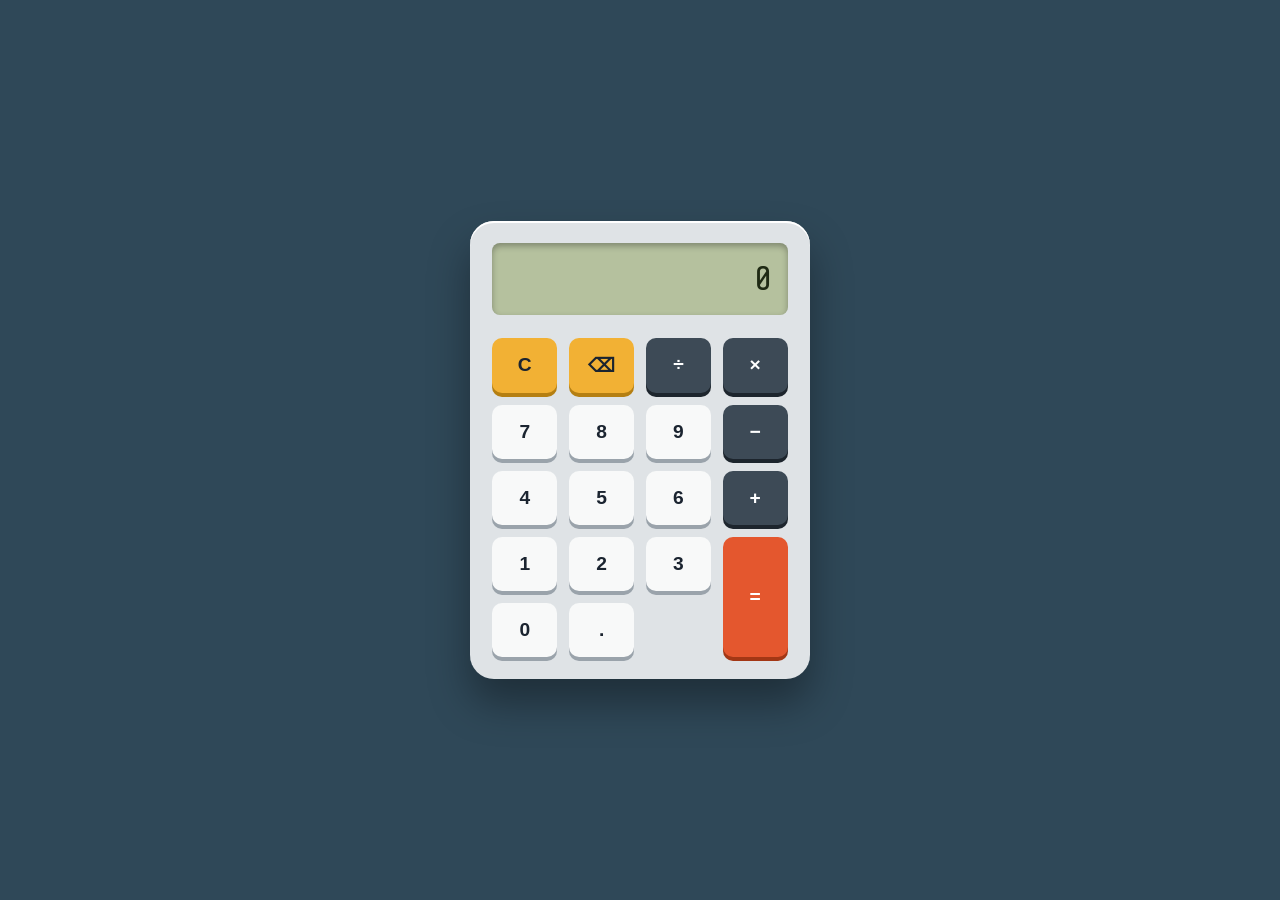
<file: WebDev-L2-Calculator/index.html>
<!DOCTYPE html>
<html lang="en">
<head>
<meta charset="UTF-8">
<meta name="viewport" content="width=device-width, initial-scale=1">
<title>Calculator</title>
<link href="https://fonts.googleapis.com/css2?family=Share+Tech+Mono&display=swap" rel="stylesheet"><link rel="stylesheet" href="style.css">
</head>
<body>
<main class="calc">
  <div class="screen" id="screen" aria-live="polite">0</div>
  <div class="keys">
    <button data-action="clear" class="fn">C</button>
    <button data-action="back" class="fn">⌫</button>
    <button data-op="÷" class="op">÷</button>
    <button data-op="×" class="op">×</button>
    <button data-num="7">7</button><button data-num="8">8</button><button data-num="9">9</button>
    <button data-op="−" class="op">−</button>
    <button data-num="4">4</button><button data-num="5">5</button><button data-num="6">6</button>
    <button data-op="+" class="op">+</button>
    <button data-num="1">1</button><button data-num="2">2</button><button data-num="3">3</button>
    <button data-action="equals" class="eq">=</button>
    <button data-num="0" class="zero">0</button><button data-num=".">.</button>
  </div>
</main>
<script src="script.js"></script>
</body>
</html>
</file>
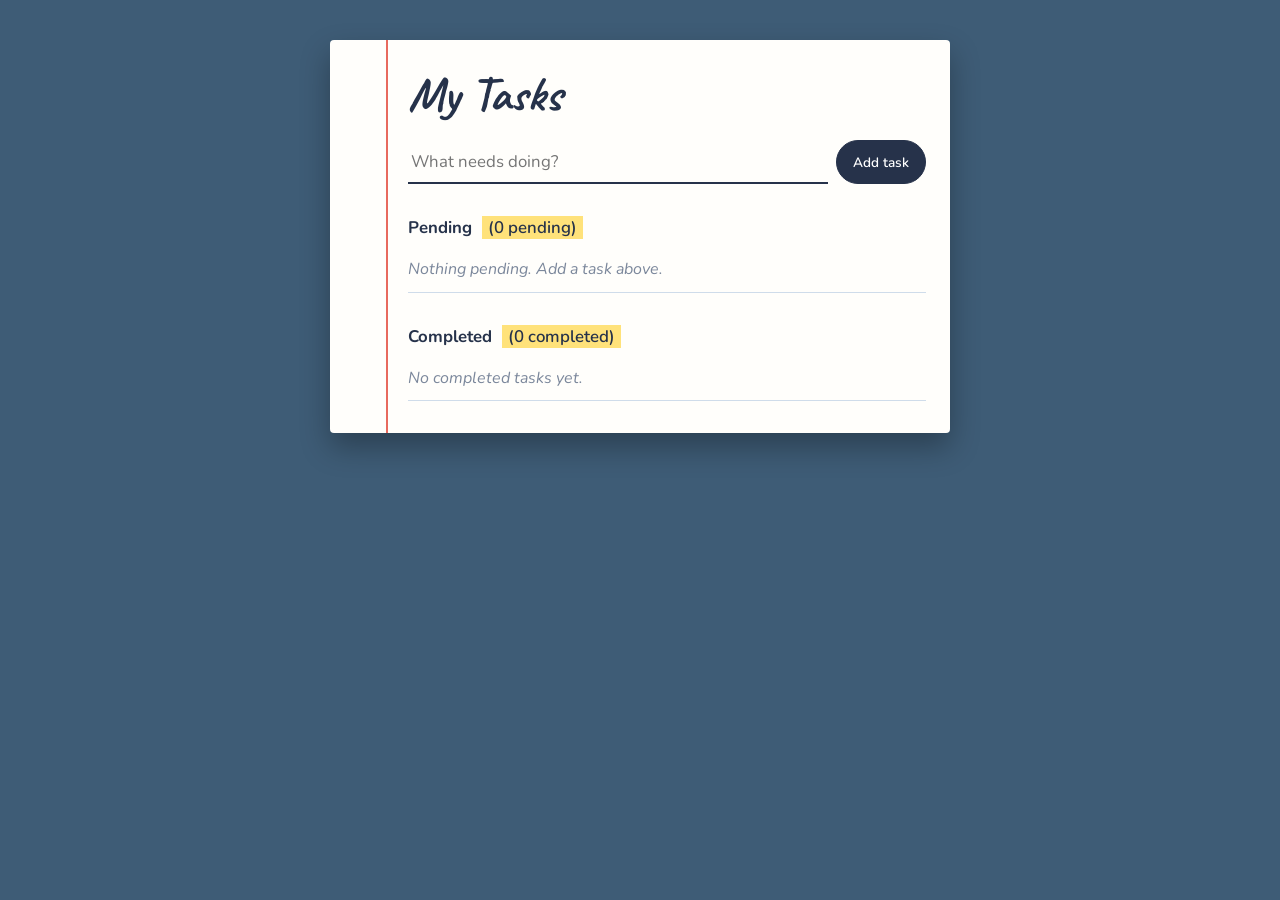
<file: WebDev-L2-TodoApp/index.html>
<!DOCTYPE html>
<html lang="en">
<head>
<meta charset="UTF-8">
<meta name="viewport" content="width=device-width, initial-scale=1">
<title>To-Do App</title>
<link href="https://fonts.googleapis.com/css2?family=Caveat:wght@700&family=Nunito:wght@400;600&display=swap" rel="stylesheet"><link rel="stylesheet" href="style.css">
</head>
<body>
<main class="app">
  <h1>My Tasks</h1>
  <div class="add">
    <input id="taskInput" type="text" placeholder="What needs doing?" aria-label="New task">
    <button id="addBtn">Add task</button>
  </div>
  <h2>Pending <span id="pendingCount">(0)</span></h2>
  <ul id="pendingList"></ul>
  <h2>Completed <span id="doneCount">(0)</span></h2>
  <ul id="doneList"></ul>
</main>
<script src="script.js"></script>
</body>
</html>
</file>
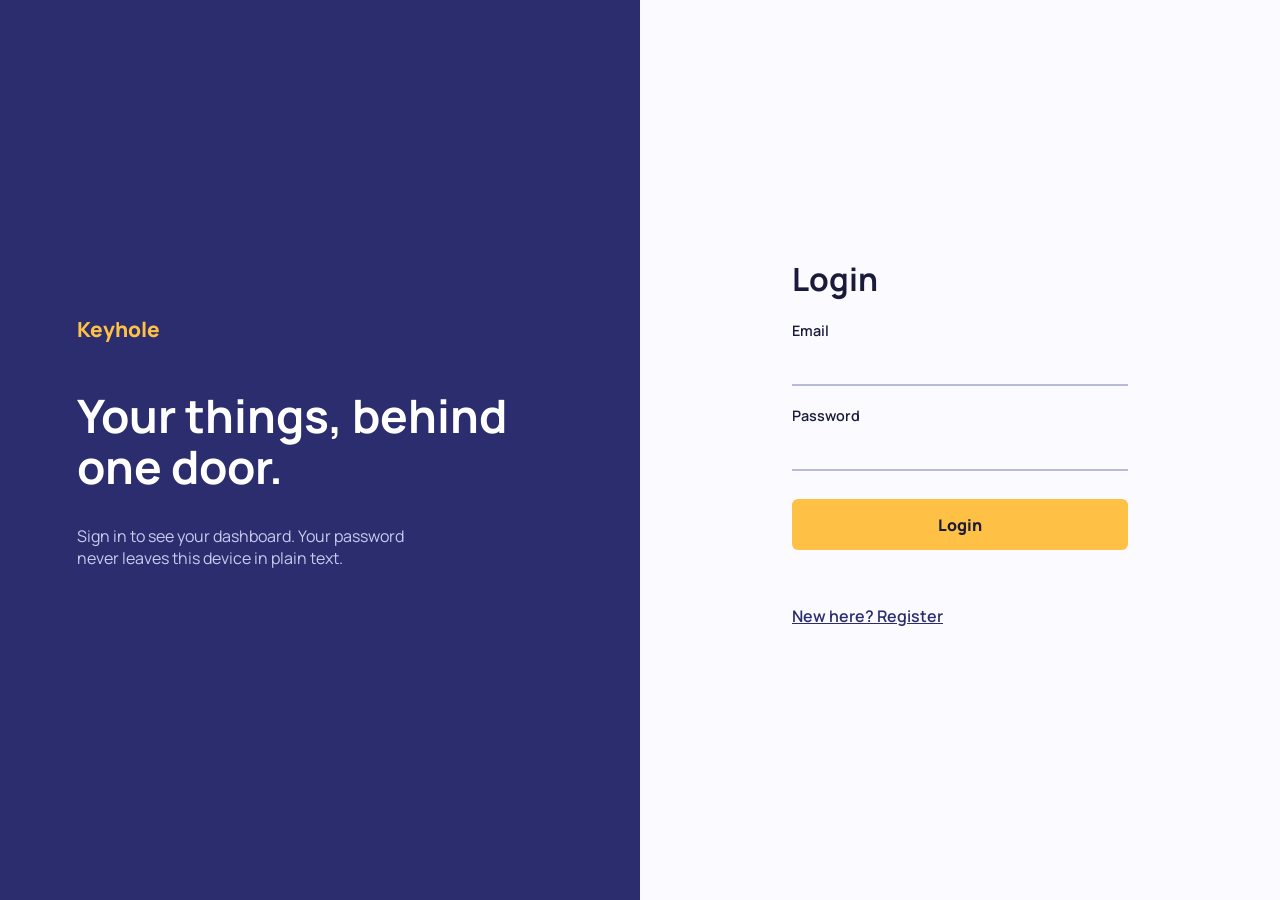
<file: WebDev-L2-LoginAuth/dashboard.html>
<!DOCTYPE html>
<html lang="en">
<head><meta charset="UTF-8"><meta name="viewport" content="width=device-width, initial-scale=1"><title>Dashboard</title><link href="https://fonts.googleapis.com/css2?family=Manrope:wght@400;600;800&display=swap" rel="stylesheet"><link rel="stylesheet" href="style.css"></head>
<body>
<aside><p class="mark">Keyhole</p><h2>Your things, behind one door.</h2><p>Sign in to see your dashboard. Your password never leaves this device in plain text.</p></aside>
<main class="box">
  <h1>Dashboard</h1>
  <p id="welcome"></p>
  <button id="out">Log out</button>
</main>
<script src="auth.js"></script>
<script>
  if (!currentUser()) location.replace('login.html');   // protected page
  else document.getElementById('welcome').textContent = 'Welcome, ' + currentUser() + '. You are logged in.';
  document.getElementById('out').addEventListener('click', logout);
</script>
</body>
</html>
</file>
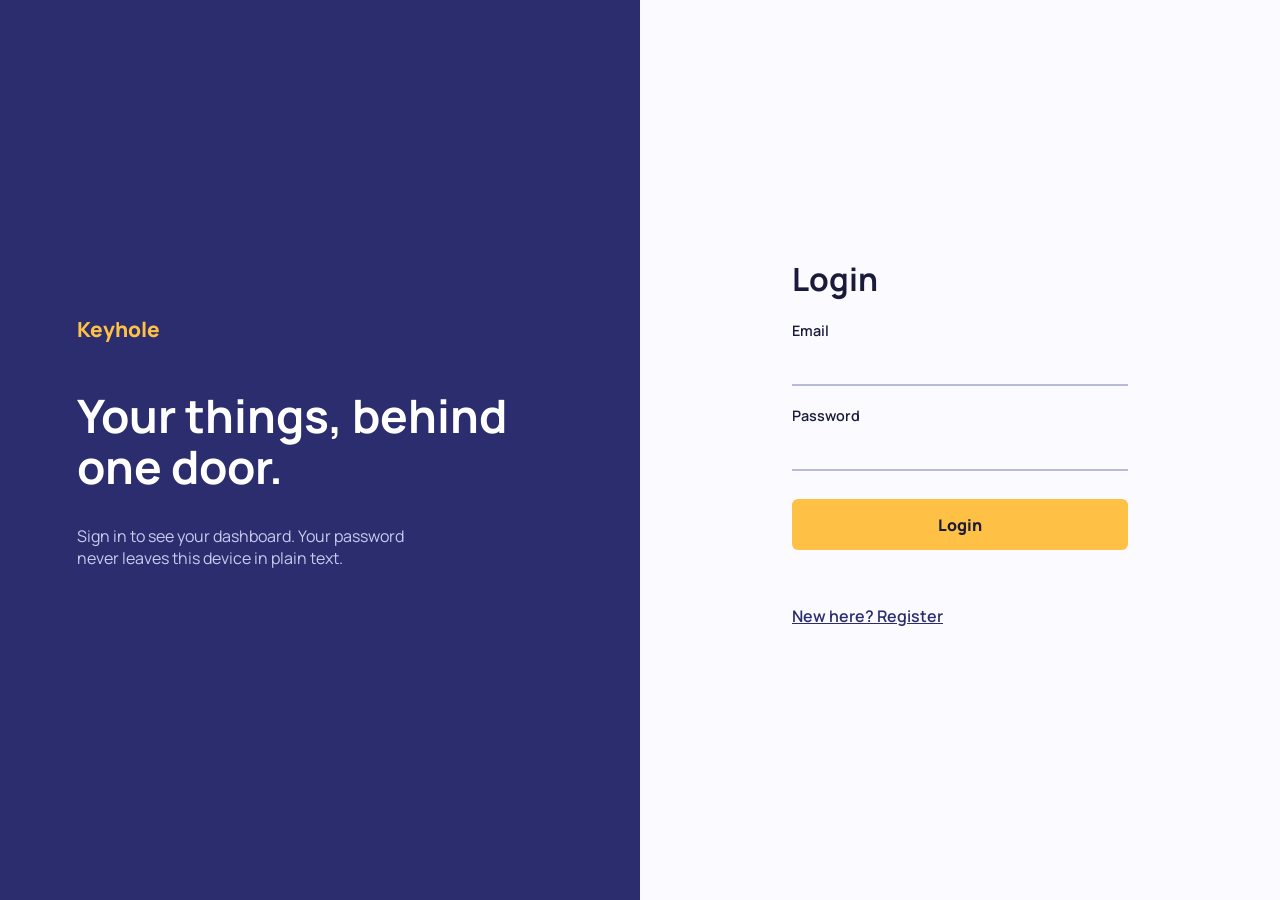
<file: WebDev-L2-LoginAuth/login.html>
<!DOCTYPE html>
<html lang="en">
<head><meta charset="UTF-8"><meta name="viewport" content="width=device-width, initial-scale=1"><title>Login</title><link href="https://fonts.googleapis.com/css2?family=Manrope:wght@400;600;800&display=swap" rel="stylesheet"><link rel="stylesheet" href="style.css"></head>
<body>
<aside><p class="mark">Keyhole</p><h2>Your things, behind one door.</h2><p>Sign in to see your dashboard. Your password never leaves this device in plain text.</p></aside>
<main class="box">
  <h1>Login</h1>
  <label for="email">Email</label><input id="email" type="email" autocomplete="username">
  <label for="pw">Password</label><input id="pw" type="password" autocomplete="current-password">
  <button id="go">Login</button>
  <p id="msg" class="msg" role="alert"></p>
  <p class="alt"><a href="register.html">New here? Register</a></p>
</main>
<script src="auth.js"></script>
<script>
document.getElementById('go').addEventListener('click', async () => {
  const msg = document.getElementById('msg');
  const err = await login(email.value, pw.value);
  if (err) { msg.className = 'msg'; msg.textContent = err; return; }
  location.href='dashboard.html';
});
</script>
</body>
</html>
</file>
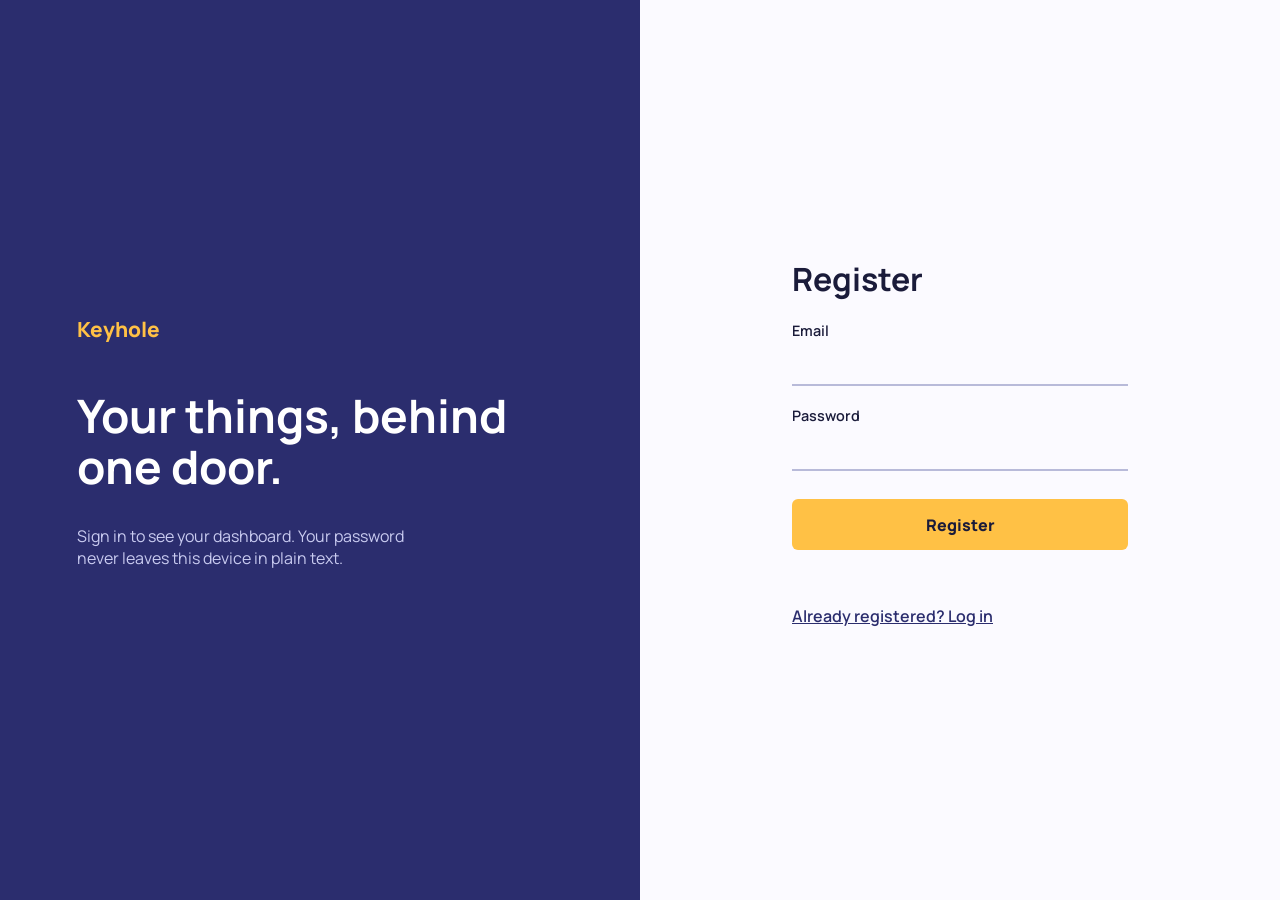
<file: WebDev-L2-LoginAuth/register.html>
<!DOCTYPE html>
<html lang="en">
<head><meta charset="UTF-8"><meta name="viewport" content="width=device-width, initial-scale=1"><title>Register</title><link href="https://fonts.googleapis.com/css2?family=Manrope:wght@400;600;800&display=swap" rel="stylesheet"><link rel="stylesheet" href="style.css"></head>
<body>
<aside><p class="mark">Keyhole</p><h2>Your things, behind one door.</h2><p>Sign in to see your dashboard. Your password never leaves this device in plain text.</p></aside>
<main class="box">
  <h1>Register</h1>
  <label for="email">Email</label><input id="email" type="email" autocomplete="username">
  <label for="pw">Password</label><input id="pw" type="password" autocomplete="new-password">
  <button id="go">Register</button>
  <p id="msg" class="msg" role="alert"></p>
  <p class="alt"><a href="login.html">Already registered? Log in</a></p>
</main>
<script src="auth.js"></script>
<script>
document.getElementById('go').addEventListener('click', async () => {
  const msg = document.getElementById('msg');
  const err = await register(email.value, pw.value);
  if (err) { msg.className = 'msg'; msg.textContent = err; return; }
  msg.className='msg ok'; msg.textContent='Account created. Redirecting to login...'; setTimeout(() => location.href='login.html', 1000);
});
</script>
</body>
</html>
</file>
<file: WebDev-L2-Calculator/style.css>
*{box-sizing:border-box}
body{margin:0;min-height:100vh;display:grid;place-items:center;padding:1rem;font-family:Arial,sans-serif;background:#2f4858}
.calc{width:100%;max-width:340px;padding:1.4rem;background:#dfe3e6;border-radius:24px;box-shadow:inset 0 2px 0 #fff,0 24px 40px rgba(0,0,0,.35)}
.screen{min-height:4.5rem;padding:.8rem 1rem;margin-bottom:1.4rem;display:flex;align-items:center;justify-content:flex-end;overflow-x:auto;font:2.1rem 'Share Tech Mono',monospace;color:#1f2a14;background:#b5c19e;border-radius:8px;box-shadow:inset 0 3px 6px rgba(0,0,0,.3)}
.keys{display:grid;grid-template-columns:repeat(4,1fr);gap:.75rem}
button{padding:1rem 0;font-size:1.2rem;font-weight:700;color:#1b2430;background:#f8f9f9;border:0;border-radius:10px;cursor:pointer;box-shadow:0 4px 0 #9aa3ab;transition:transform .05s,box-shadow .05s}
button:active{transform:translateY(3px);box-shadow:0 1px 0 #9aa3ab}
button:focus-visible{outline:3px solid #2f4858;outline-offset:2px}
.op{background:#3d4a56;color:#fff;box-shadow:0 4px 0 #1d252d}
.fn{background:#f2b134;box-shadow:0 4px 0 #b57f12}
.eq{background:#e4572e;color:#fff;grid-row:span 2;box-shadow:0 4px 0 #a33715}
.op:active,.fn:active,.eq:active{box-shadow:0 1px 0 rgba(0,0,0,.4)}
</file>
<file: WebDev-L2-TodoApp/style.css>
:root{--desk:#3e5c76;--ink:#26324a;--margin:#e86a5e;--rule:#cfdcea;--hl:#ffe27a}
*{box-sizing:border-box}
body{margin:0;padding:2.5rem 1rem;font-family:'Nunito',Arial,sans-serif;color:var(--ink);background:var(--desk)}
.app{max-width:620px;margin:auto;padding:1.5rem 1.5rem 2rem 78px;background:#fffefb;border-radius:4px;box-shadow:0 14px 30px rgba(0,0,0,.3);background-image:linear-gradient(90deg,transparent 56px,var(--margin) 56px,var(--margin) 58px,transparent 58px)}
h1{margin:0 0 1rem;font:700 3rem 'Caveat',cursive}
h2{display:flex;align-items:center;gap:.6rem;margin:2rem 0 .5rem;font-size:1.05rem}
h2 span{padding:0 .4rem;font-weight:600;background:var(--hl)}
.add{display:flex;gap:.5rem}
input[type=text]{flex:1;min-width:0;padding:.6rem .2rem;font:1.05rem 'Nunito',sans-serif;color:var(--ink);background:transparent;border:0;border-bottom:2px solid var(--ink)}
input:focus{outline:0;border-bottom-color:var(--margin)}
button{padding:.35rem .75rem;font:600 .85rem 'Nunito',sans-serif;color:var(--ink);background:transparent;border:1.5px solid var(--ink);border-radius:999px;cursor:pointer}
button:hover{background:var(--ink);color:#fff}
#addBtn{padding:.5rem 1rem;color:#fff;background:var(--ink)}
#addBtn:hover{background:var(--margin);border-color:var(--margin)}
button.del{color:var(--margin);border-color:var(--margin)}
button.del:hover{background:var(--margin);color:#fff}
ul{list-style:none;margin:0;padding:0}
li{display:flex;flex-wrap:wrap;align-items:center;gap:.4rem;padding:.7rem 0;border-bottom:1px solid var(--rule)}
.text{flex:1;min-width:150px;font-size:1.05rem}
.done .text{text-decoration:line-through;text-decoration-color:var(--margin);color:#7b879b}
small{width:100%;font-size:.78rem;color:#7b879b}
.empty{justify-content:flex-start;color:#7b879b;font-style:italic}
@media(max-width:520px){.app{padding-left:60px;background-image:linear-gradient(90deg,transparent 40px,var(--margin) 40px,var(--margin) 42px,transparent 42px)}}
</file>
<file: WebDev-L2-LoginAuth/style.css>
:root{--indigo:#2b2d6e;--gold:#ffc145;--bg:#fbfaff;--ink:#1a1b3a}
*{box-sizing:border-box}
body{margin:0;min-height:100vh;display:grid;grid-template-columns:1fr 1fr;font-family:'Manrope',Arial,sans-serif;color:var(--ink);background:var(--bg)}
aside{display:flex;flex-direction:column;justify-content:center;padding:3rem 12%;color:#fff;background:var(--indigo)}
.mark{margin:0 0 3rem;font-weight:800;font-size:1.3rem;color:var(--gold)}
aside h2{margin:0 0 1rem;font-size:clamp(2rem,3.6vw,3rem);line-height:1.1}
aside p{max-width:36ch;color:#c9cbf0}
.box{width:100%;max-width:400px;margin:auto;padding:2rem}
h1{margin:0 0 1rem;font-size:2rem}
label{display:block;margin:1.25rem 0 .2rem;font-weight:600;font-size:.9rem}
input{width:100%;padding:.6rem 0;font:1rem 'Manrope',sans-serif;color:var(--ink);background:transparent;border:0;border-bottom:2px solid #b8bad9}
input:focus{outline:0;border-bottom-color:var(--indigo)}
button{width:100%;margin-top:1.75rem;padding:.9rem;font:800 1rem 'Manrope',sans-serif;color:var(--ink);background:var(--gold);border:0;border-radius:6px;cursor:pointer}
button:hover{background:#f5b02a}
button:focus-visible,a:focus-visible{outline:3px solid var(--indigo);outline-offset:3px}
.msg{min-height:1.3rem;margin:.9rem 0 0;font-weight:600;color:#c4291c}.msg.ok{color:#1b7a3d}
p.alt{margin-top:1.25rem}
a{color:var(--indigo);font-weight:600}
@media(max-width:760px){body{grid-template-columns:1fr}aside{padding:2rem 8%}.mark{margin-bottom:1rem}}
</file>
